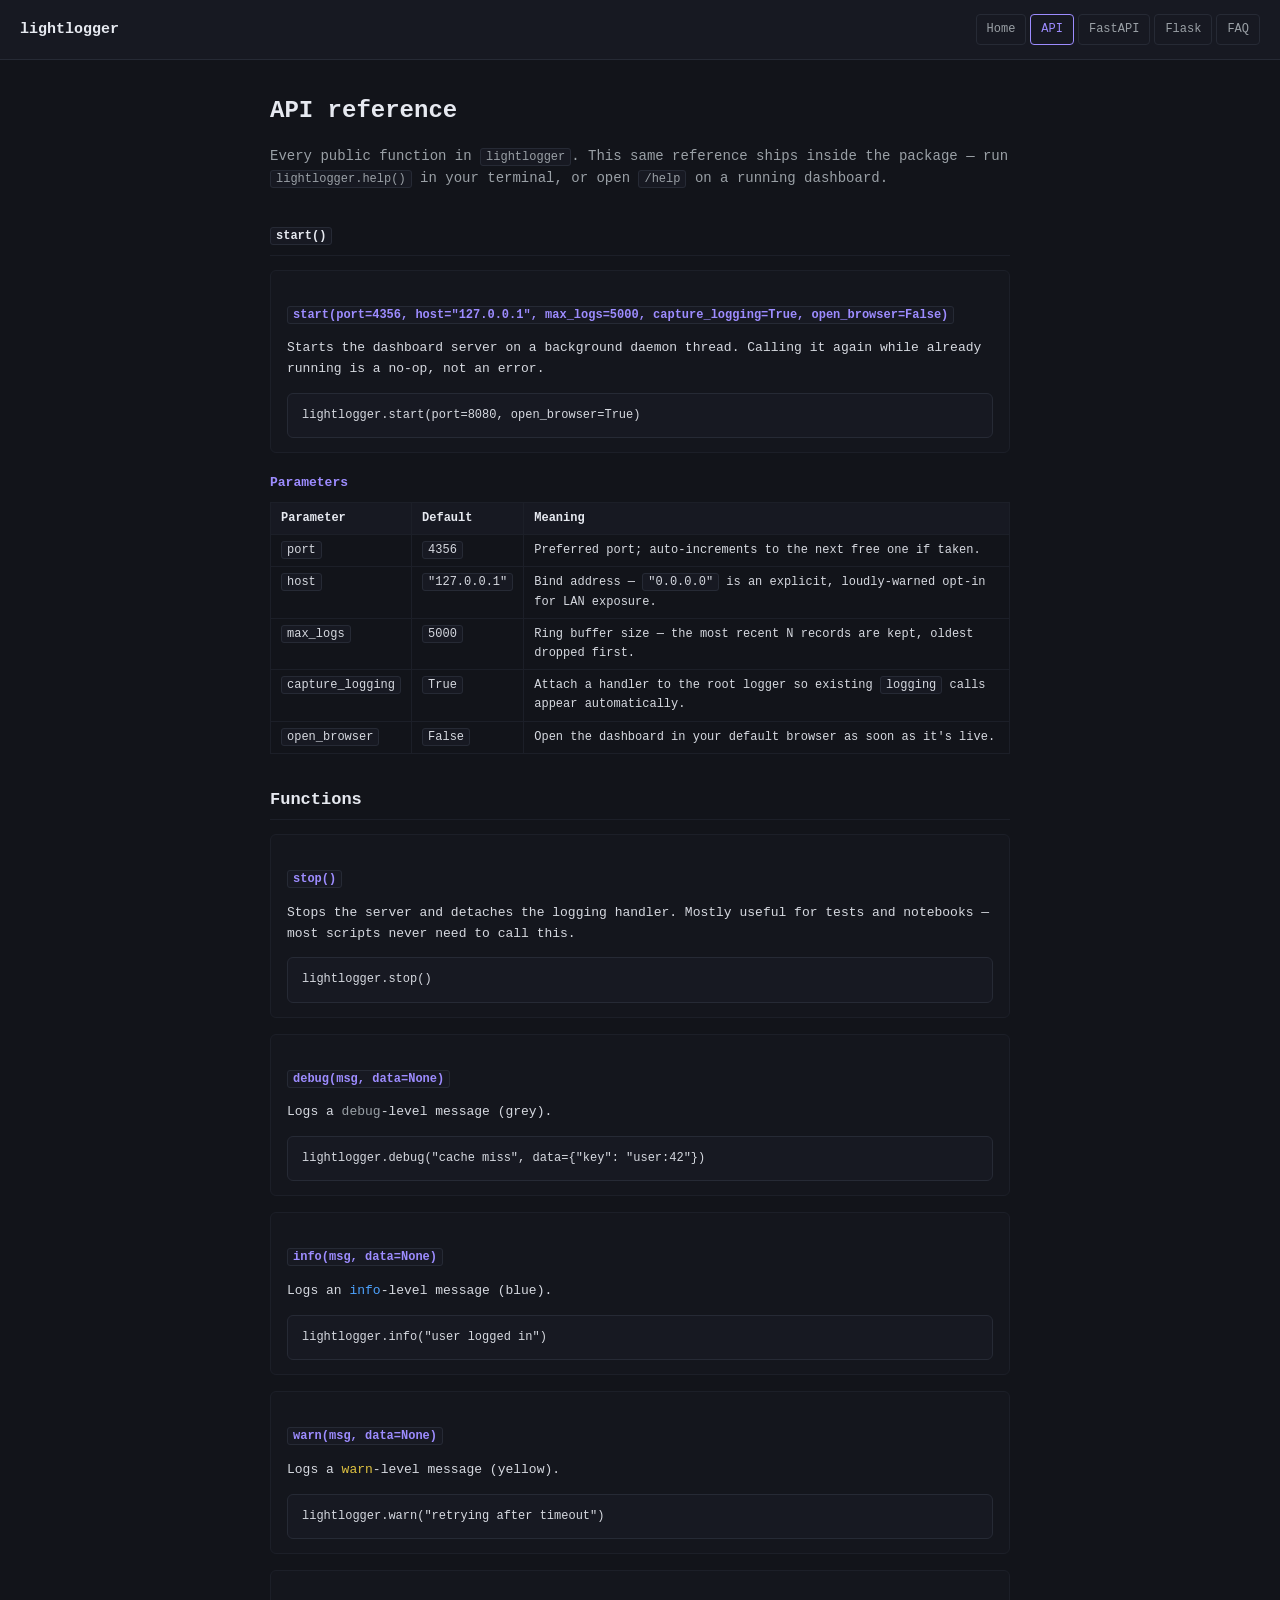
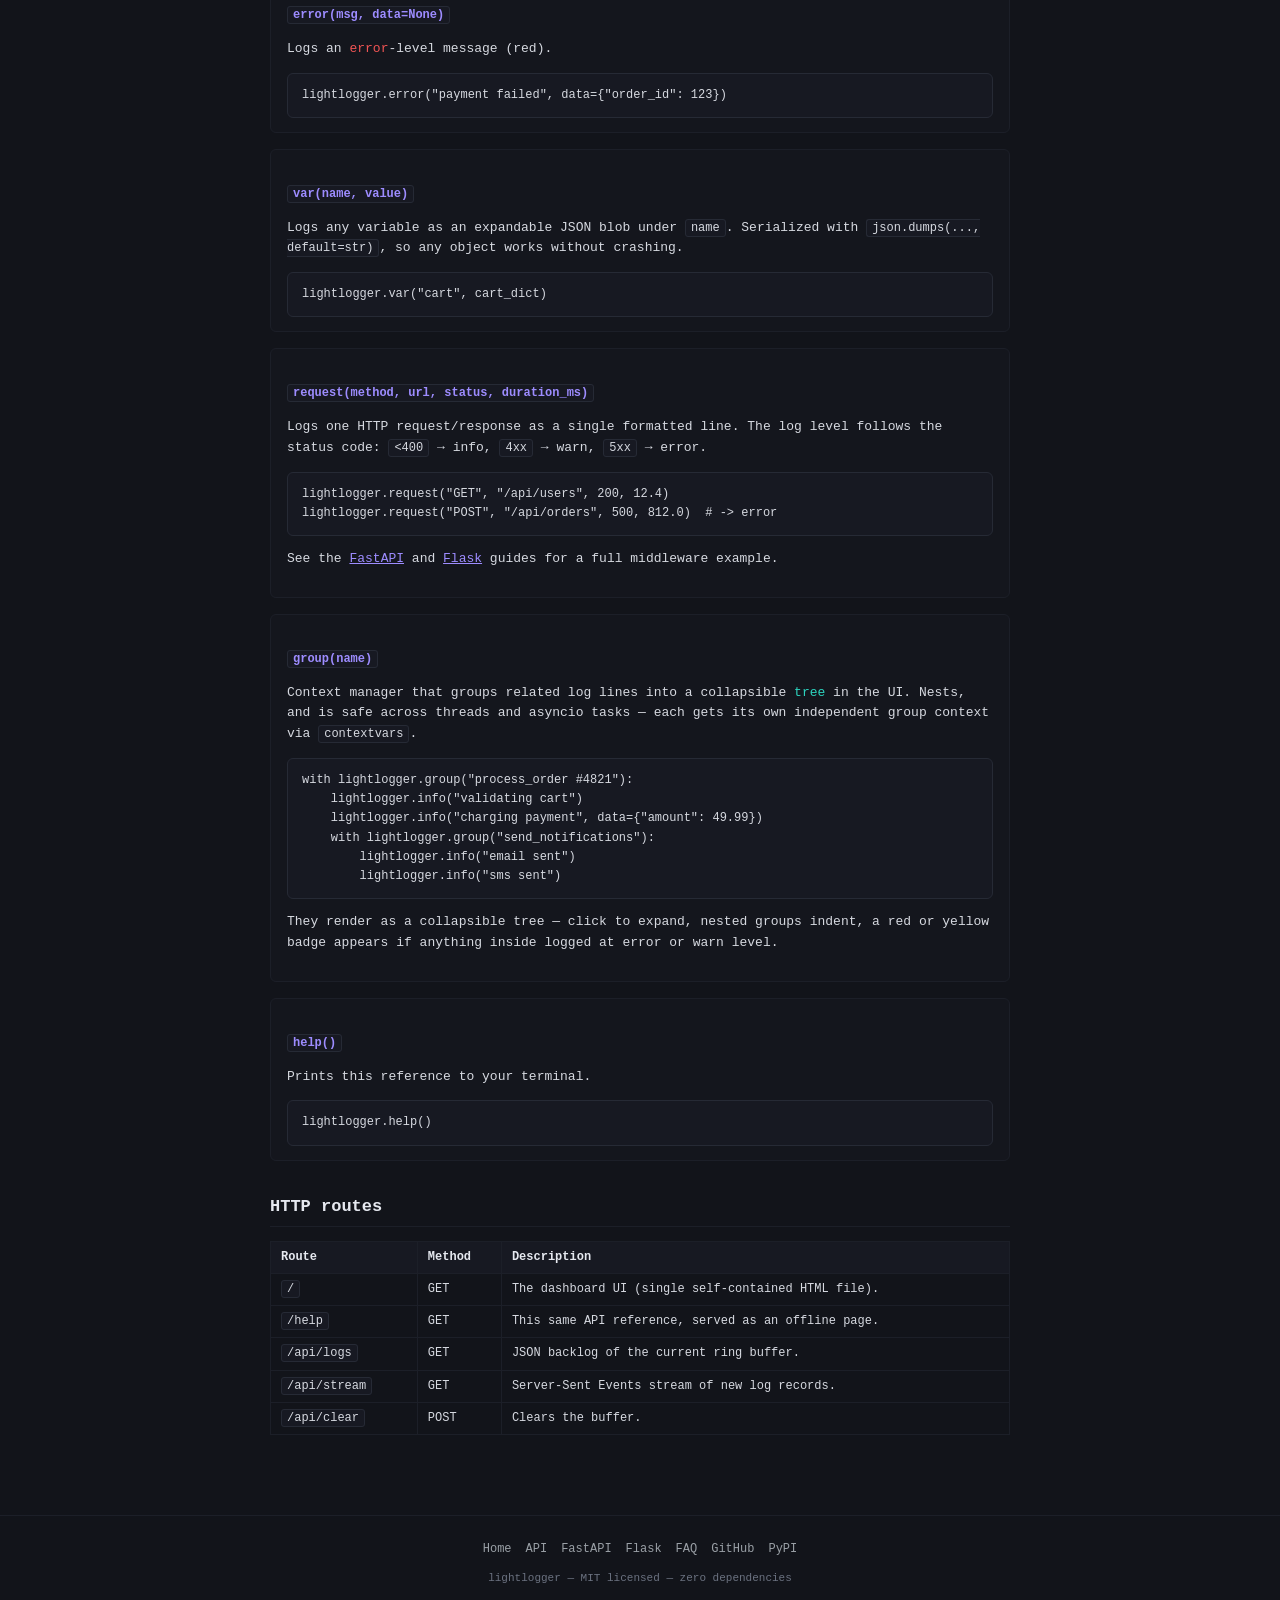
<file: docs/api.html>
<!doctype html>
<html lang="en">
<head>
<meta charset="utf-8" />
<meta name="viewport" content="width=device-width, initial-scale=1" />
<title>API Reference — lightlogger</title>
<meta name="description" content="Full API reference for lightlogger: start(), stop(), debug(), info(), warn(), error(), var(), request(), group(), and help(), with parameters and examples." />
<link rel="canonical" href="https://rahuwale123.github.io/lightlogger/api.html" />
<meta property="og:title" content="API Reference — lightlogger" />
<meta property="og:description" content="Every public lightlogger function, with parameters, defaults, and copy-pasteable examples." />
<meta property="og:type" content="website" />
<meta property="og:url" content="https://rahuwale123.github.io/lightlogger/api.html" />
<meta property="og:image" content="https://raw.githubusercontent.com/Rahuwale123/lightlogger/main/assets/demo.gif" />
<link rel="icon" type="image/svg+xml" href="data:image/svg+xml,%3Csvg xmlns='http://www.w3.org/2000/svg' viewBox='0 0 16 16'%3E%3Crect width='16' height='16' rx='3' fill='%23171922'/%3E%3Crect x='3' y='4' width='10' height='2' rx='1' fill='%234da3ff'/%3E%3Crect x='3' y='7' width='7' height='2' rx='1' fill='%234da3ff'/%3E%3Crect x='3' y='10' width='9' height='2' rx='1' fill='%234da3ff'/%3E%3C/svg%3E" />
<link rel="stylesheet" href="style.css" />
</head>
<body>
<header class="site-header">
  <a class="brand" href="index.html">lightlogger</a>
  <nav class="site-nav">
    <a href="index.html">Home</a>
    <a href="api.html" aria-current="page">API</a>
    <a href="fastapi.html">FastAPI</a>
    <a href="flask.html">Flask</a>
    <a href="faq.html">FAQ</a>
  </nav>
</header>
<main>

<h1>API reference</h1>
<p class="lede">Every public function in <code>lightlogger</code>. This same reference ships inside the package — run <code>lightlogger.help()</code> in your terminal, or open <code>/help</code> on a running dashboard.</p>

<section id="start">
<h2><code>start()</code></h2>

<div class="fn-block">
<h3><code>start(port=4356, host="127.0.0.1", max_logs=5000, capture_logging=True, open_browser=False)</code></h3>
<p>Starts the dashboard server on a background daemon thread. Calling it again while already running is a no-op, not an error.</p>
<pre><code>lightlogger.start(port=8080, open_browser=True)</code></pre>
</div>

<h3>Parameters</h3>
<table>
<tr><th>Parameter</th><th>Default</th><th>Meaning</th></tr>
<tr><td><code>port</code></td><td><code>4356</code></td><td>Preferred port; auto-increments to the next free one if taken.</td></tr>
<tr><td><code>host</code></td><td><code>"127.0.0.1"</code></td><td>Bind address — <code>"0.0.0.0"</code> is an explicit, loudly-warned opt-in for LAN exposure.</td></tr>
<tr><td><code>max_logs</code></td><td><code>5000</code></td><td>Ring buffer size — the most recent N records are kept, oldest dropped first.</td></tr>
<tr><td><code>capture_logging</code></td><td><code>True</code></td><td>Attach a handler to the root logger so existing <code>logging</code> calls appear automatically.</td></tr>
<tr><td><code>open_browser</code></td><td><code>False</code></td><td>Open the dashboard in your default browser as soon as it's live.</td></tr>
</table>
</section>

<section id="functions">
<h2>Functions</h2>

<div class="fn-block">
<h3><code>stop()</code></h3>
<p>Stops the server and detaches the logging handler. Mostly useful for tests and notebooks — most scripts never need to call this.</p>
<pre><code>lightlogger.stop()</code></pre>
</div>

<div class="fn-block">
<h3><code>debug(msg, data=None)</code></h3>
<p>Logs a <span class="level-debug">debug</span>-level message (grey).</p>
<pre><code>lightlogger.debug("cache miss", data={"key": "user:42"})</code></pre>
</div>

<div class="fn-block">
<h3><code>info(msg, data=None)</code></h3>
<p>Logs an <span class="level-info">info</span>-level message (blue).</p>
<pre><code>lightlogger.info("user logged in")</code></pre>
</div>

<div class="fn-block">
<h3><code>warn(msg, data=None)</code></h3>
<p>Logs a <span class="level-warn">warn</span>-level message (yellow).</p>
<pre><code>lightlogger.warn("retrying after timeout")</code></pre>
</div>

<div class="fn-block">
<h3><code>error(msg, data=None)</code></h3>
<p>Logs an <span class="level-error">error</span>-level message (red).</p>
<pre><code>lightlogger.error("payment failed", data={"order_id": 123})</code></pre>
</div>

<div class="fn-block">
<h3><code>var(name, value)</code></h3>
<p>Logs any variable as an expandable JSON blob under <code>name</code>. Serialized with <code>json.dumps(..., default=str)</code>, so any object works without crashing.</p>
<pre><code>lightlogger.var("cart", cart_dict)</code></pre>
</div>

<div class="fn-block">
<h3><code>request(method, url, status, duration_ms)</code></h3>
<p>Logs one HTTP request/response as a single formatted line. The log level follows the status code: <code>&lt;400</code> &rarr; info, <code>4xx</code> &rarr; warn, <code>5xx</code> &rarr; error.</p>
<pre><code>lightlogger.request("GET", "/api/users", 200, 12.4)
lightlogger.request("POST", "/api/orders", 500, 812.0)  # -&gt; error</code></pre>
<p>See the <a href="fastapi.html">FastAPI</a> and <a href="flask.html">Flask</a> guides for a full middleware example.</p>
</div>

<div class="fn-block">
<h3><code>group(name)</code></h3>
<p>Context manager that groups related log lines into a collapsible <span class="group-name">tree</span> in the UI. Nests, and is safe across threads and asyncio tasks — each gets its own independent group context via <code>contextvars</code>.</p>
<pre><code>with lightlogger.group("process_order #4821"):
    lightlogger.info("validating cart")
    lightlogger.info("charging payment", data={"amount": 49.99})
    with lightlogger.group("send_notifications"):
        lightlogger.info("email sent")
        lightlogger.info("sms sent")</code></pre>
<p>They render as a collapsible tree — click to expand, nested groups indent, a red or yellow badge appears if anything inside logged at error or warn level.</p>
</div>

<div class="fn-block">
<h3><code>help()</code></h3>
<p>Prints this reference to your terminal.</p>
<pre><code>lightlogger.help()</code></pre>
</div>

</section>

<section id="routes">
<h2>HTTP routes</h2>
<table>
<tr><th>Route</th><th>Method</th><th>Description</th></tr>
<tr><td><code>/</code></td><td>GET</td><td>The dashboard UI (single self-contained HTML file).</td></tr>
<tr><td><code>/help</code></td><td>GET</td><td>This same API reference, served as an offline page.</td></tr>
<tr><td><code>/api/logs</code></td><td>GET</td><td>JSON backlog of the current ring buffer.</td></tr>
<tr><td><code>/api/stream</code></td><td>GET</td><td>Server-Sent Events stream of new log records.</td></tr>
<tr><td><code>/api/clear</code></td><td>POST</td><td>Clears the buffer.</td></tr>
</table>
</section>

</main>
<footer class="site-footer">
  <div class="footer-links">
    <a href="index.html">Home</a>
    <a href="api.html">API</a>
    <a href="fastapi.html">FastAPI</a>
    <a href="flask.html">Flask</a>
    <a href="faq.html">FAQ</a>
    <a href="https://github.com/Rahuwale123/lightlogger">GitHub</a>
    <a href="https://pypi.org/project/lightlogger/">PyPI</a>
  </div>
  <p class="copyline">lightlogger — MIT licensed — zero dependencies</p>
</footer>
</body>
</html>
</file>
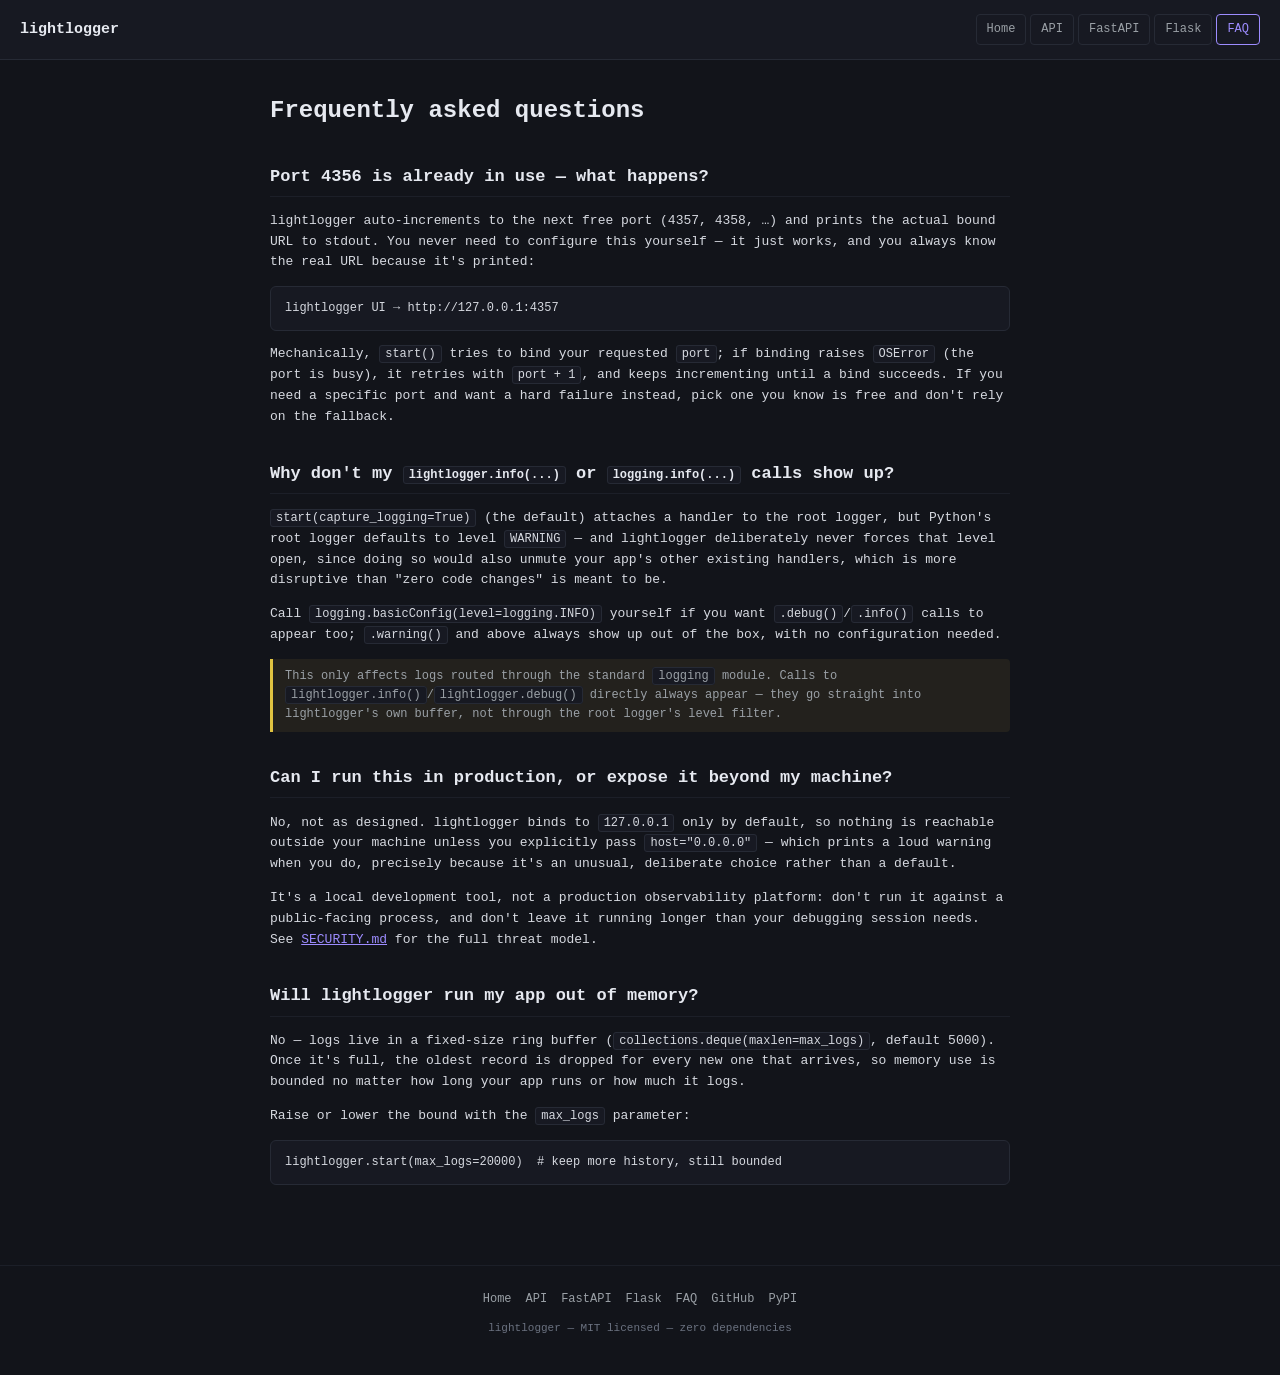
<file: docs/faq.html>
<!doctype html>
<html lang="en">
<head>
<meta charset="utf-8" />
<meta name="viewport" content="width=device-width, initial-scale=1" />
<title>FAQ — lightlogger</title>
<meta name="description" content="Answers to common lightlogger questions: port conflicts, why info/debug logs don't show up, whether it's safe for production, and how memory is bounded." />
<link rel="canonical" href="https://rahuwale123.github.io/lightlogger/faq.html" />
<meta property="og:title" content="FAQ — lightlogger" />
<meta property="og:description" content="Port conflicts, the WARNING-level gotcha, the localhost-only security model, and memory bounds — explained." />
<meta property="og:type" content="website" />
<meta property="og:url" content="https://rahuwale123.github.io/lightlogger/faq.html" />
<meta property="og:image" content="https://raw.githubusercontent.com/Rahuwale123/lightlogger/main/assets/demo.gif" />
<link rel="icon" type="image/svg+xml" href="data:image/svg+xml,%3Csvg xmlns='http://www.w3.org/2000/svg' viewBox='0 0 16 16'%3E%3Crect width='16' height='16' rx='3' fill='%23171922'/%3E%3Crect x='3' y='4' width='10' height='2' rx='1' fill='%234da3ff'/%3E%3Crect x='3' y='7' width='7' height='2' rx='1' fill='%234da3ff'/%3E%3Crect x='3' y='10' width='9' height='2' rx='1' fill='%234da3ff'/%3E%3C/svg%3E" />
<link rel="stylesheet" href="style.css" />
</head>
<body>
<header class="site-header">
  <a class="brand" href="index.html">lightlogger</a>
  <nav class="site-nav">
    <a href="index.html">Home</a>
    <a href="api.html">API</a>
    <a href="fastapi.html">FastAPI</a>
    <a href="flask.html">Flask</a>
    <a href="faq.html" aria-current="page">FAQ</a>
  </nav>
</header>
<main>

<h1>Frequently asked questions</h1>

<section id="ports">
<h2>Port 4356 is already in use — what happens?</h2>
<p>lightlogger auto-increments to the next free port (4357, 4358, &hellip;) and prints the actual bound URL to stdout. You never need to configure this yourself — it just works, and you always know the real URL because it's printed:</p>
<pre><code>lightlogger UI → http://127.0.0.1:4357</code></pre>
<p>Mechanically, <code>start()</code> tries to bind your requested <code>port</code>; if binding raises <code>OSError</code> (the port is busy), it retries with <code>port + 1</code>, and keeps incrementing until a bind succeeds. If you need a specific port and want a hard failure instead, pick one you know is free and don't rely on the fallback.</p>
</section>

<section id="warning-gotcha">
<h2>Why don't my <code>lightlogger.info(...)</code> or <code>logging.info(...)</code> calls show up?</h2>
<p><code>start(capture_logging=True)</code> (the default) attaches a handler to the root logger, but Python's root logger defaults to level <code>WARNING</code> — and lightlogger deliberately never forces that level open, since doing so would also unmute your app's other existing handlers, which is more disruptive than "zero code changes" is meant to be.</p>
<p>Call <code>logging.basicConfig(level=logging.INFO)</code> yourself if you want <code>.debug()</code>/<code>.info()</code> calls to appear too; <code>.warning()</code> and above always show up out of the box, with no configuration needed.</p>
<p class="note">This only affects logs routed through the standard <code>logging</code> module. Calls to <code>lightlogger.info()</code>/<code>lightlogger.debug()</code> directly always appear — they go straight into lightlogger's own buffer, not through the root logger's level filter.</p>
</section>

<section id="production">
<h2>Can I run this in production, or expose it beyond my machine?</h2>
<p>No, not as designed. lightlogger binds to <code>127.0.0.1</code> only by default, so nothing is reachable outside your machine unless you explicitly pass <code>host="0.0.0.0"</code> — which prints a loud warning when you do, precisely because it's an unusual, deliberate choice rather than a default.</p>
<p>It's a local development tool, not a production observability platform: don't run it against a public-facing process, and don't leave it running longer than your debugging session needs. See <a href="https://github.com/Rahuwale123/lightlogger/blob/main/SECURITY.md">SECURITY.md</a> for the full threat model.</p>
</section>

<section id="memory">
<h2>Will lightlogger run my app out of memory?</h2>
<p>No — logs live in a fixed-size ring buffer (<code>collections.deque(maxlen=max_logs)</code>, default 5000). Once it's full, the oldest record is dropped for every new one that arrives, so memory use is bounded no matter how long your app runs or how much it logs.</p>
<p>Raise or lower the bound with the <code>max_logs</code> parameter:</p>
<pre><code>lightlogger.start(max_logs=20000)  # keep more history, still bounded</code></pre>
</section>

</main>
<footer class="site-footer">
  <div class="footer-links">
    <a href="index.html">Home</a>
    <a href="api.html">API</a>
    <a href="fastapi.html">FastAPI</a>
    <a href="flask.html">Flask</a>
    <a href="faq.html">FAQ</a>
    <a href="https://github.com/Rahuwale123/lightlogger">GitHub</a>
    <a href="https://pypi.org/project/lightlogger/">PyPI</a>
  </div>
  <p class="copyline">lightlogger — MIT licensed — zero dependencies</p>
</footer>
</body>
</html>
</file>
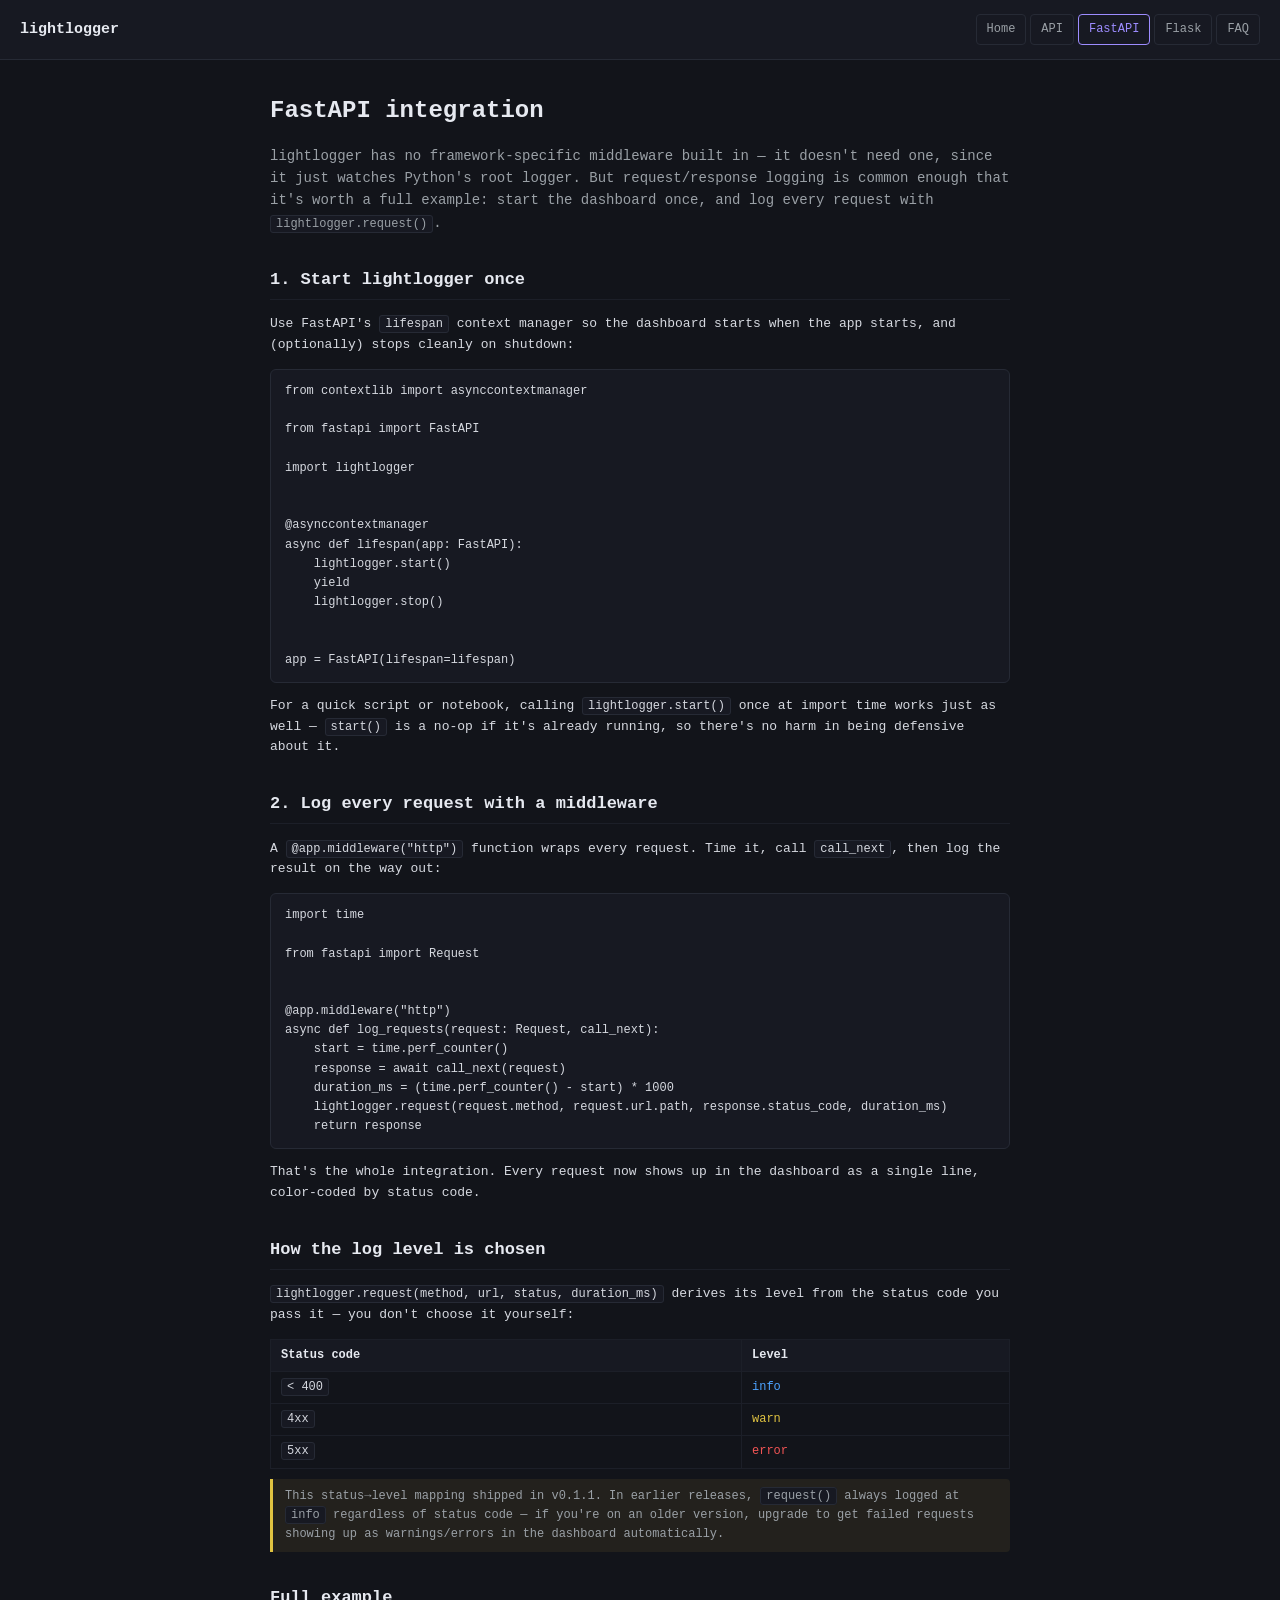
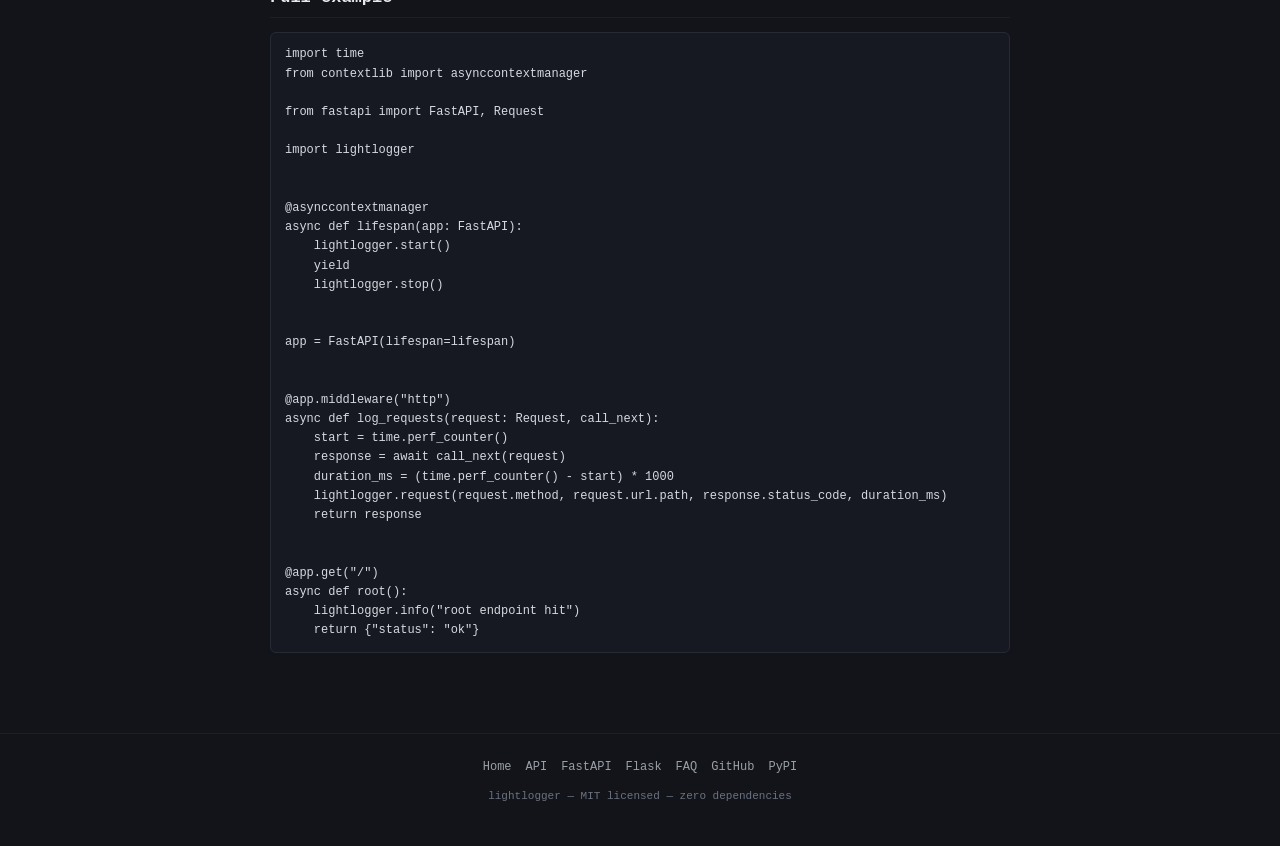
<file: docs/fastapi.html>
<!doctype html>
<html lang="en">
<head>
<meta charset="utf-8" />
<meta name="viewport" content="width=device-width, initial-scale=1" />
<title>FastAPI Integration — lightlogger</title>
<meta name="description" content="How to wire lightlogger into a FastAPI app: start it once via lifespan, and log every request/response with a timing middleware." />
<link rel="canonical" href="https://rahuwale123.github.io/lightlogger/fastapi.html" />
<meta property="og:title" content="FastAPI Integration — lightlogger" />
<meta property="og:description" content="A lifespan hook to start lightlogger once, plus a request-timing middleware that calls lightlogger.request() on the way out." />
<meta property="og:type" content="website" />
<meta property="og:url" content="https://rahuwale123.github.io/lightlogger/fastapi.html" />
<meta property="og:image" content="https://raw.githubusercontent.com/Rahuwale123/lightlogger/main/assets/demo.gif" />
<link rel="icon" type="image/svg+xml" href="data:image/svg+xml,%3Csvg xmlns='http://www.w3.org/2000/svg' viewBox='0 0 16 16'%3E%3Crect width='16' height='16' rx='3' fill='%23171922'/%3E%3Crect x='3' y='4' width='10' height='2' rx='1' fill='%234da3ff'/%3E%3Crect x='3' y='7' width='7' height='2' rx='1' fill='%234da3ff'/%3E%3Crect x='3' y='10' width='9' height='2' rx='1' fill='%234da3ff'/%3E%3C/svg%3E" />
<link rel="stylesheet" href="style.css" />
</head>
<body>
<header class="site-header">
  <a class="brand" href="index.html">lightlogger</a>
  <nav class="site-nav">
    <a href="index.html">Home</a>
    <a href="api.html">API</a>
    <a href="fastapi.html" aria-current="page">FastAPI</a>
    <a href="flask.html">Flask</a>
    <a href="faq.html">FAQ</a>
  </nav>
</header>
<main>

<h1>FastAPI integration</h1>
<p class="lede">lightlogger has no framework-specific middleware built in — it doesn't need one, since it just watches Python's root logger. But request/response logging is common enough that it's worth a full example: start the dashboard once, and log every request with <code>lightlogger.request()</code>.</p>

<section id="start-once">
<h2>1. Start lightlogger once</h2>
<p>Use FastAPI's <code>lifespan</code> context manager so the dashboard starts when the app starts, and (optionally) stops cleanly on shutdown:</p>
<pre><code>from contextlib import asynccontextmanager

from fastapi import FastAPI

import lightlogger


@asynccontextmanager
async def lifespan(app: FastAPI):
    lightlogger.start()
    yield
    lightlogger.stop()


app = FastAPI(lifespan=lifespan)</code></pre>
<p>For a quick script or notebook, calling <code>lightlogger.start()</code> once at import time works just as well — <code>start()</code> is a no-op if it's already running, so there's no harm in being defensive about it.</p>
</section>

<section id="middleware">
<h2>2. Log every request with a middleware</h2>
<p>A <code>@app.middleware("http")</code> function wraps every request. Time it, call <code>call_next</code>, then log the result on the way out:</p>
<pre><code>import time

from fastapi import Request


@app.middleware("http")
async def log_requests(request: Request, call_next):
    start = time.perf_counter()
    response = await call_next(request)
    duration_ms = (time.perf_counter() - start) * 1000
    lightlogger.request(request.method, request.url.path, response.status_code, duration_ms)
    return response</code></pre>
<p>That's the whole integration. Every request now shows up in the dashboard as a single line, color-coded by status code.</p>
</section>

<section id="level-mapping">
<h2>How the log level is chosen</h2>
<p><code>lightlogger.request(method, url, status, duration_ms)</code> derives its level from the status code you pass it — you don't choose it yourself:</p>
<table>
<tr><th>Status code</th><th>Level</th></tr>
<tr><td><code>&lt; 400</code></td><td><span class="level-info">info</span></td></tr>
<tr><td><code>4xx</code></td><td><span class="level-warn">warn</span></td></tr>
<tr><td><code>5xx</code></td><td><span class="level-error">error</span></td></tr>
</table>
<p class="note">This status&rarr;level mapping shipped in v0.1.1. In earlier releases, <code>request()</code> always logged at <code>info</code> regardless of status code — if you're on an older version, upgrade to get failed requests showing up as warnings/errors in the dashboard automatically.</p>
</section>

<section id="full-example">
<h2>Full example</h2>
<pre><code>import time
from contextlib import asynccontextmanager

from fastapi import FastAPI, Request

import lightlogger


@asynccontextmanager
async def lifespan(app: FastAPI):
    lightlogger.start()
    yield
    lightlogger.stop()


app = FastAPI(lifespan=lifespan)


@app.middleware("http")
async def log_requests(request: Request, call_next):
    start = time.perf_counter()
    response = await call_next(request)
    duration_ms = (time.perf_counter() - start) * 1000
    lightlogger.request(request.method, request.url.path, response.status_code, duration_ms)
    return response


@app.get("/")
async def root():
    lightlogger.info("root endpoint hit")
    return {"status": "ok"}</code></pre>
</section>

</main>
<footer class="site-footer">
  <div class="footer-links">
    <a href="index.html">Home</a>
    <a href="api.html">API</a>
    <a href="fastapi.html">FastAPI</a>
    <a href="flask.html">Flask</a>
    <a href="faq.html">FAQ</a>
    <a href="https://github.com/Rahuwale123/lightlogger">GitHub</a>
    <a href="https://pypi.org/project/lightlogger/">PyPI</a>
  </div>
  <p class="copyline">lightlogger — MIT licensed — zero dependencies</p>
</footer>
</body>
</html>
</file>
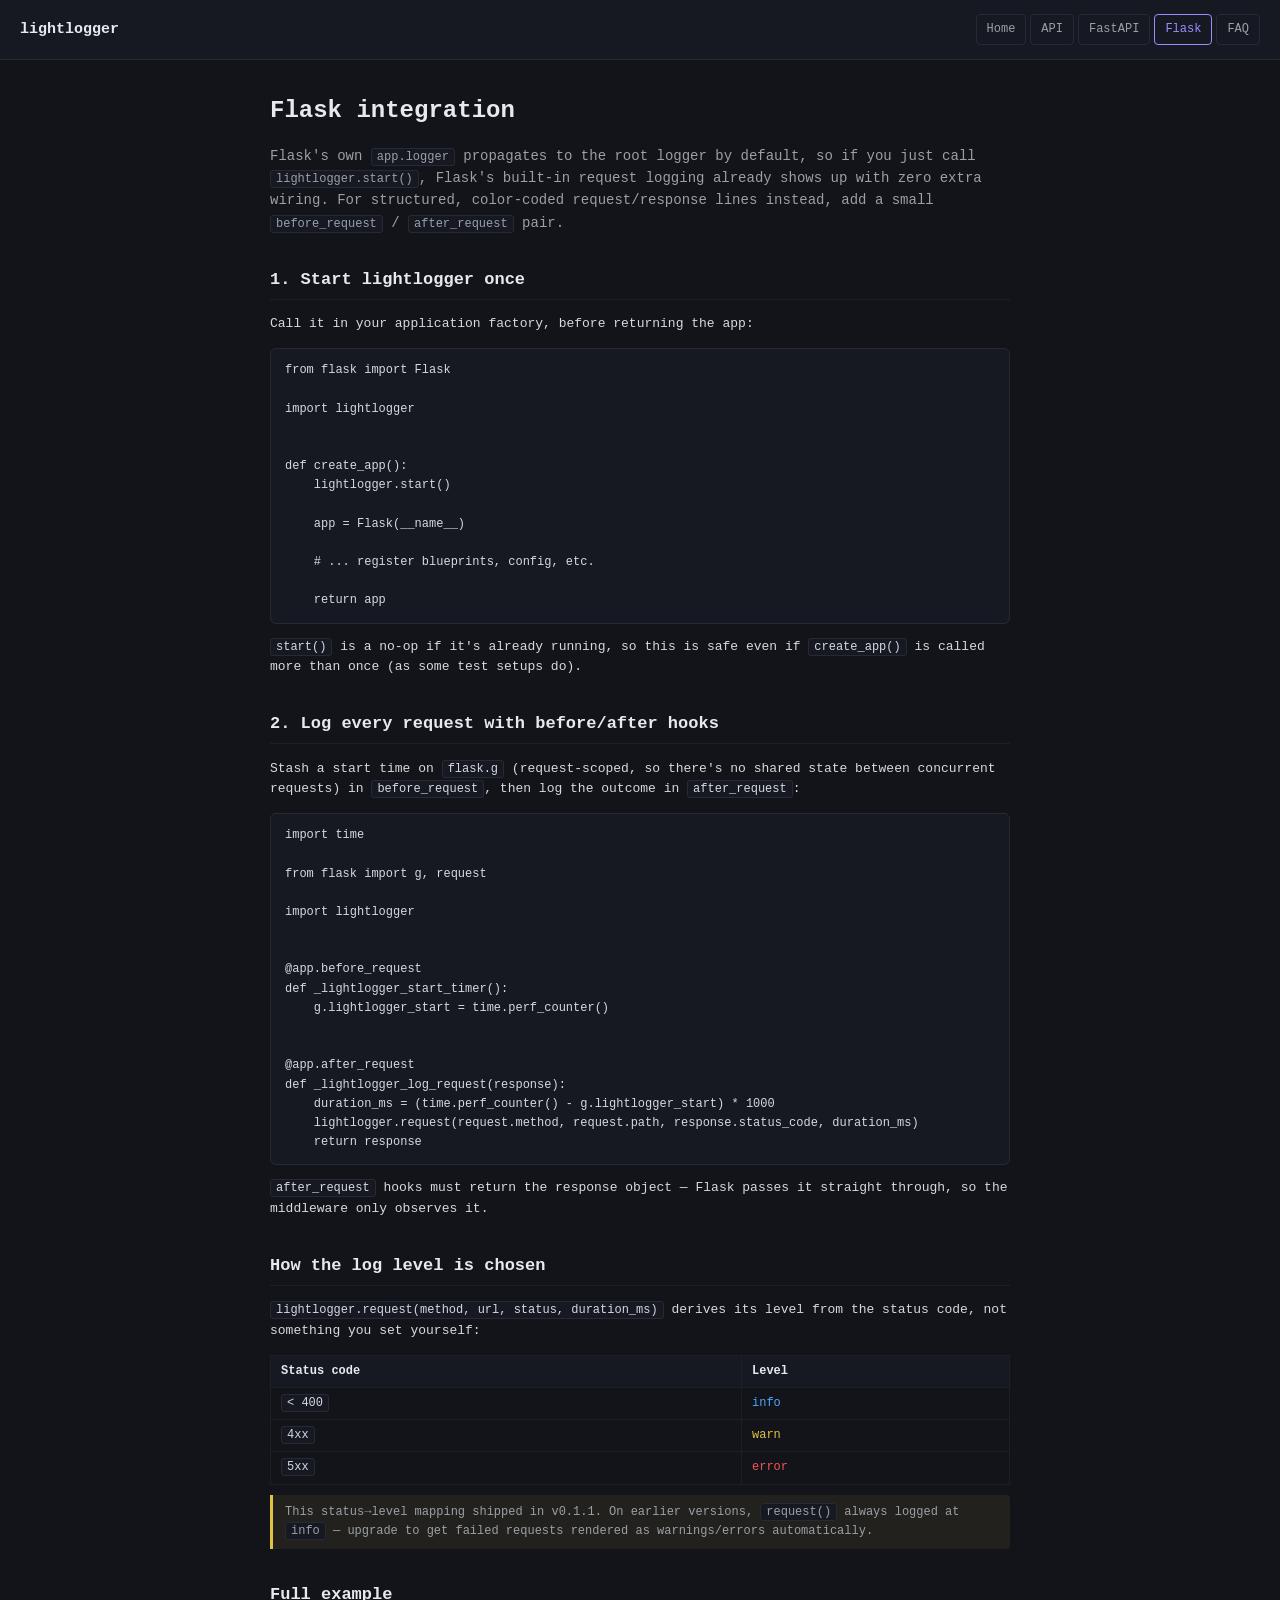
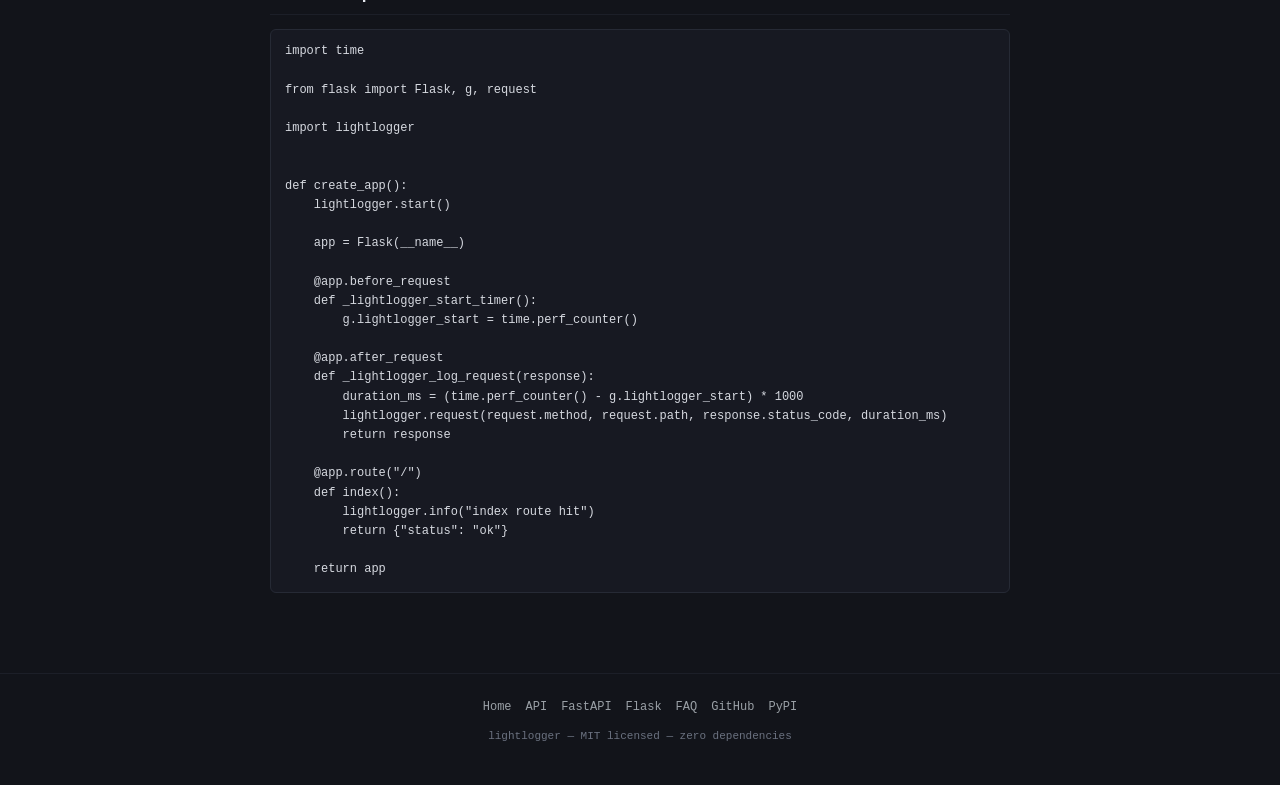
<file: docs/flask.html>
<!doctype html>
<html lang="en">
<head>
<meta charset="utf-8" />
<meta name="viewport" content="width=device-width, initial-scale=1" />
<title>Flask Integration — lightlogger</title>
<meta name="description" content="How to wire lightlogger into a Flask app: start it once in your app factory, and log every request/response with before_request/after_request hooks." />
<link rel="canonical" href="https://rahuwale123.github.io/lightlogger/flask.html" />
<meta property="og:title" content="Flask Integration — lightlogger" />
<meta property="og:description" content="An app-factory start() call, plus before_request/after_request hooks that call lightlogger.request() with the real elapsed time." />
<meta property="og:type" content="website" />
<meta property="og:url" content="https://rahuwale123.github.io/lightlogger/flask.html" />
<meta property="og:image" content="https://raw.githubusercontent.com/Rahuwale123/lightlogger/main/assets/demo.gif" />
<link rel="icon" type="image/svg+xml" href="data:image/svg+xml,%3Csvg xmlns='http://www.w3.org/2000/svg' viewBox='0 0 16 16'%3E%3Crect width='16' height='16' rx='3' fill='%23171922'/%3E%3Crect x='3' y='4' width='10' height='2' rx='1' fill='%234da3ff'/%3E%3Crect x='3' y='7' width='7' height='2' rx='1' fill='%234da3ff'/%3E%3Crect x='3' y='10' width='9' height='2' rx='1' fill='%234da3ff'/%3E%3C/svg%3E" />
<link rel="stylesheet" href="style.css" />
</head>
<body>
<header class="site-header">
  <a class="brand" href="index.html">lightlogger</a>
  <nav class="site-nav">
    <a href="index.html">Home</a>
    <a href="api.html">API</a>
    <a href="fastapi.html">FastAPI</a>
    <a href="flask.html" aria-current="page">Flask</a>
    <a href="faq.html">FAQ</a>
  </nav>
</header>
<main>

<h1>Flask integration</h1>
<p class="lede">Flask's own <code>app.logger</code> propagates to the root logger by default, so if you just call <code>lightlogger.start()</code>, Flask's built-in request logging already shows up with zero extra wiring. For structured, color-coded request/response lines instead, add a small <code>before_request</code> / <code>after_request</code> pair.</p>

<section id="start-once">
<h2>1. Start lightlogger once</h2>
<p>Call it in your application factory, before returning the app:</p>
<pre><code>from flask import Flask

import lightlogger


def create_app():
    lightlogger.start()

    app = Flask(__name__)

    # ... register blueprints, config, etc.

    return app</code></pre>
<p><code>start()</code> is a no-op if it's already running, so this is safe even if <code>create_app()</code> is called more than once (as some test setups do).</p>
</section>

<section id="hooks">
<h2>2. Log every request with before/after hooks</h2>
<p>Stash a start time on <code>flask.g</code> (request-scoped, so there's no shared state between concurrent requests) in <code>before_request</code>, then log the outcome in <code>after_request</code>:</p>
<pre><code>import time

from flask import g, request

import lightlogger


@app.before_request
def _lightlogger_start_timer():
    g.lightlogger_start = time.perf_counter()


@app.after_request
def _lightlogger_log_request(response):
    duration_ms = (time.perf_counter() - g.lightlogger_start) * 1000
    lightlogger.request(request.method, request.path, response.status_code, duration_ms)
    return response</code></pre>
<p><code>after_request</code> hooks must return the response object — Flask passes it straight through, so the middleware only observes it.</p>
</section>

<section id="level-mapping">
<h2>How the log level is chosen</h2>
<p><code>lightlogger.request(method, url, status, duration_ms)</code> derives its level from the status code, not something you set yourself:</p>
<table>
<tr><th>Status code</th><th>Level</th></tr>
<tr><td><code>&lt; 400</code></td><td><span class="level-info">info</span></td></tr>
<tr><td><code>4xx</code></td><td><span class="level-warn">warn</span></td></tr>
<tr><td><code>5xx</code></td><td><span class="level-error">error</span></td></tr>
</table>
<p class="note">This status&rarr;level mapping shipped in v0.1.1. On earlier versions, <code>request()</code> always logged at <code>info</code> — upgrade to get failed requests rendered as warnings/errors automatically.</p>
</section>

<section id="full-example">
<h2>Full example</h2>
<pre><code>import time

from flask import Flask, g, request

import lightlogger


def create_app():
    lightlogger.start()

    app = Flask(__name__)

    @app.before_request
    def _lightlogger_start_timer():
        g.lightlogger_start = time.perf_counter()

    @app.after_request
    def _lightlogger_log_request(response):
        duration_ms = (time.perf_counter() - g.lightlogger_start) * 1000
        lightlogger.request(request.method, request.path, response.status_code, duration_ms)
        return response

    @app.route("/")
    def index():
        lightlogger.info("index route hit")
        return {"status": "ok"}

    return app</code></pre>
</section>

</main>
<footer class="site-footer">
  <div class="footer-links">
    <a href="index.html">Home</a>
    <a href="api.html">API</a>
    <a href="fastapi.html">FastAPI</a>
    <a href="flask.html">Flask</a>
    <a href="faq.html">FAQ</a>
    <a href="https://github.com/Rahuwale123/lightlogger">GitHub</a>
    <a href="https://pypi.org/project/lightlogger/">PyPI</a>
  </div>
  <p class="copyline">lightlogger — MIT licensed — zero dependencies</p>
</footer>
</body>
</html>
</file>
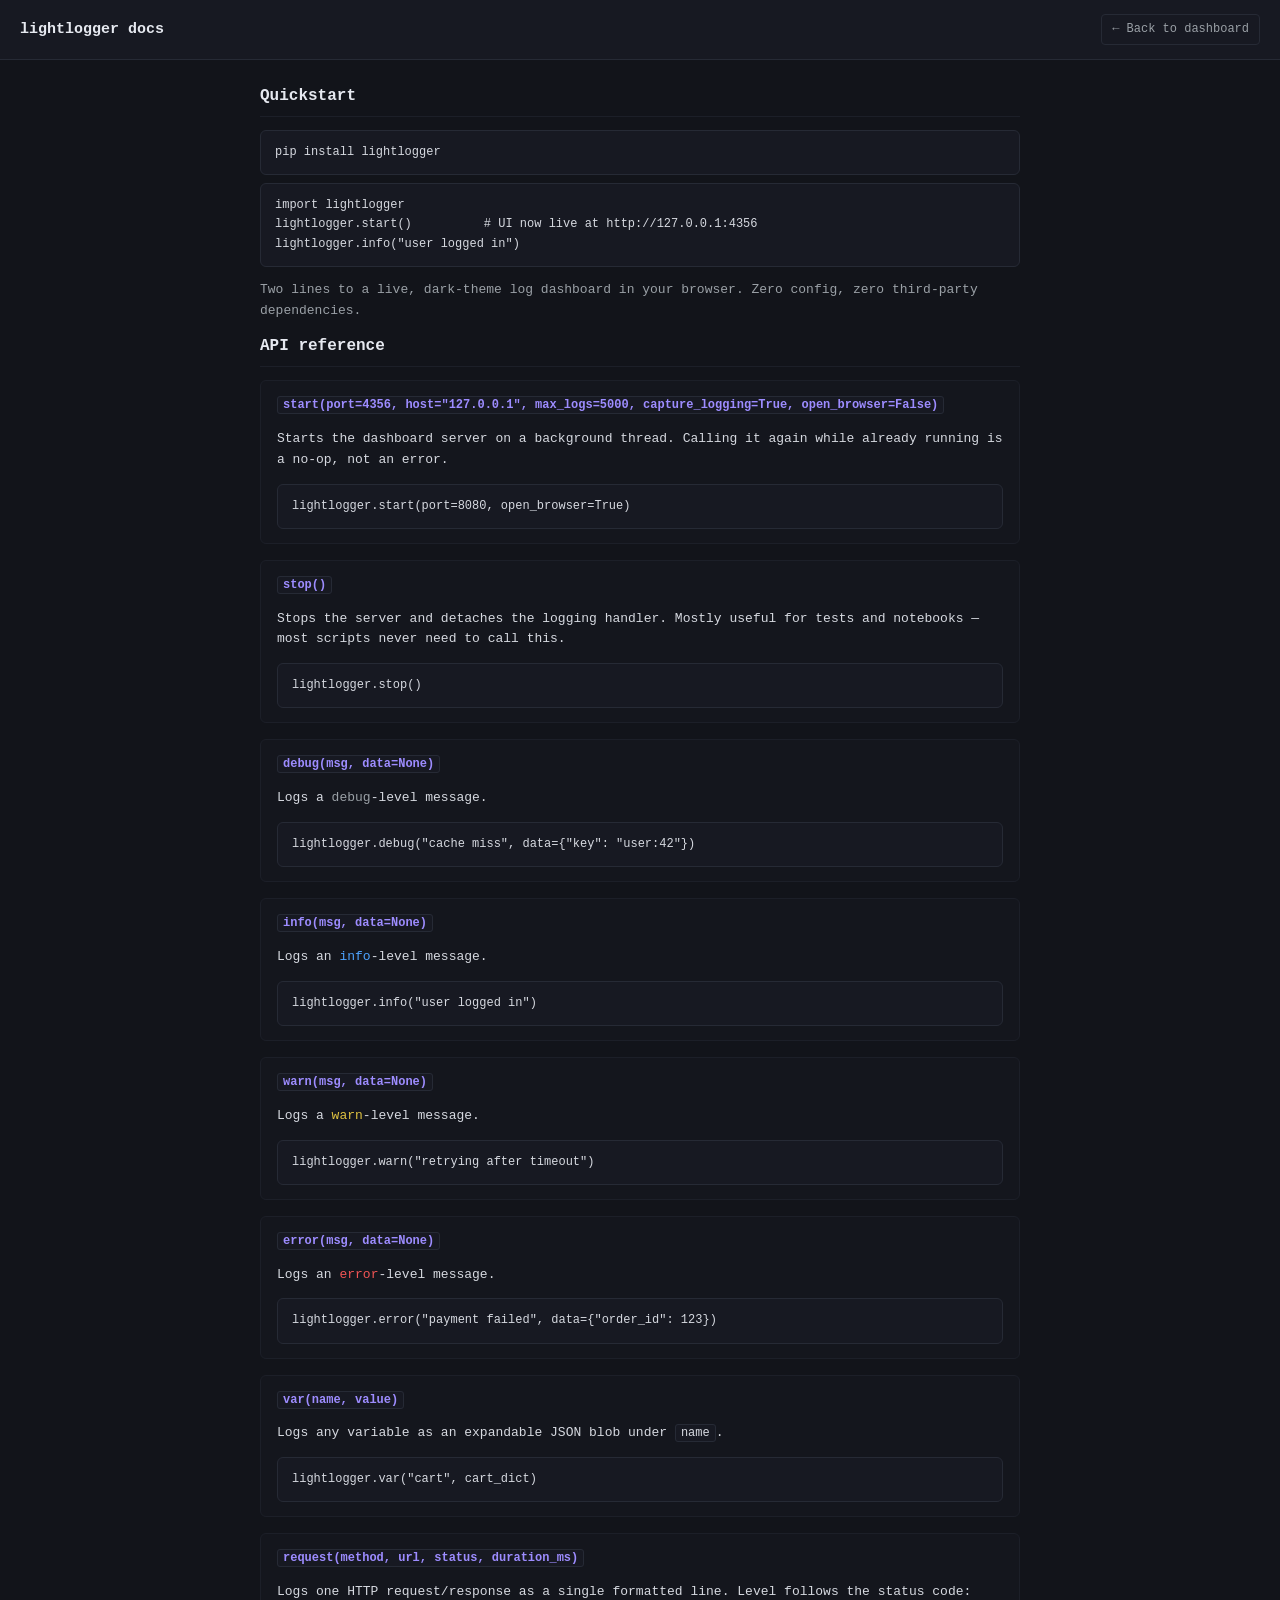
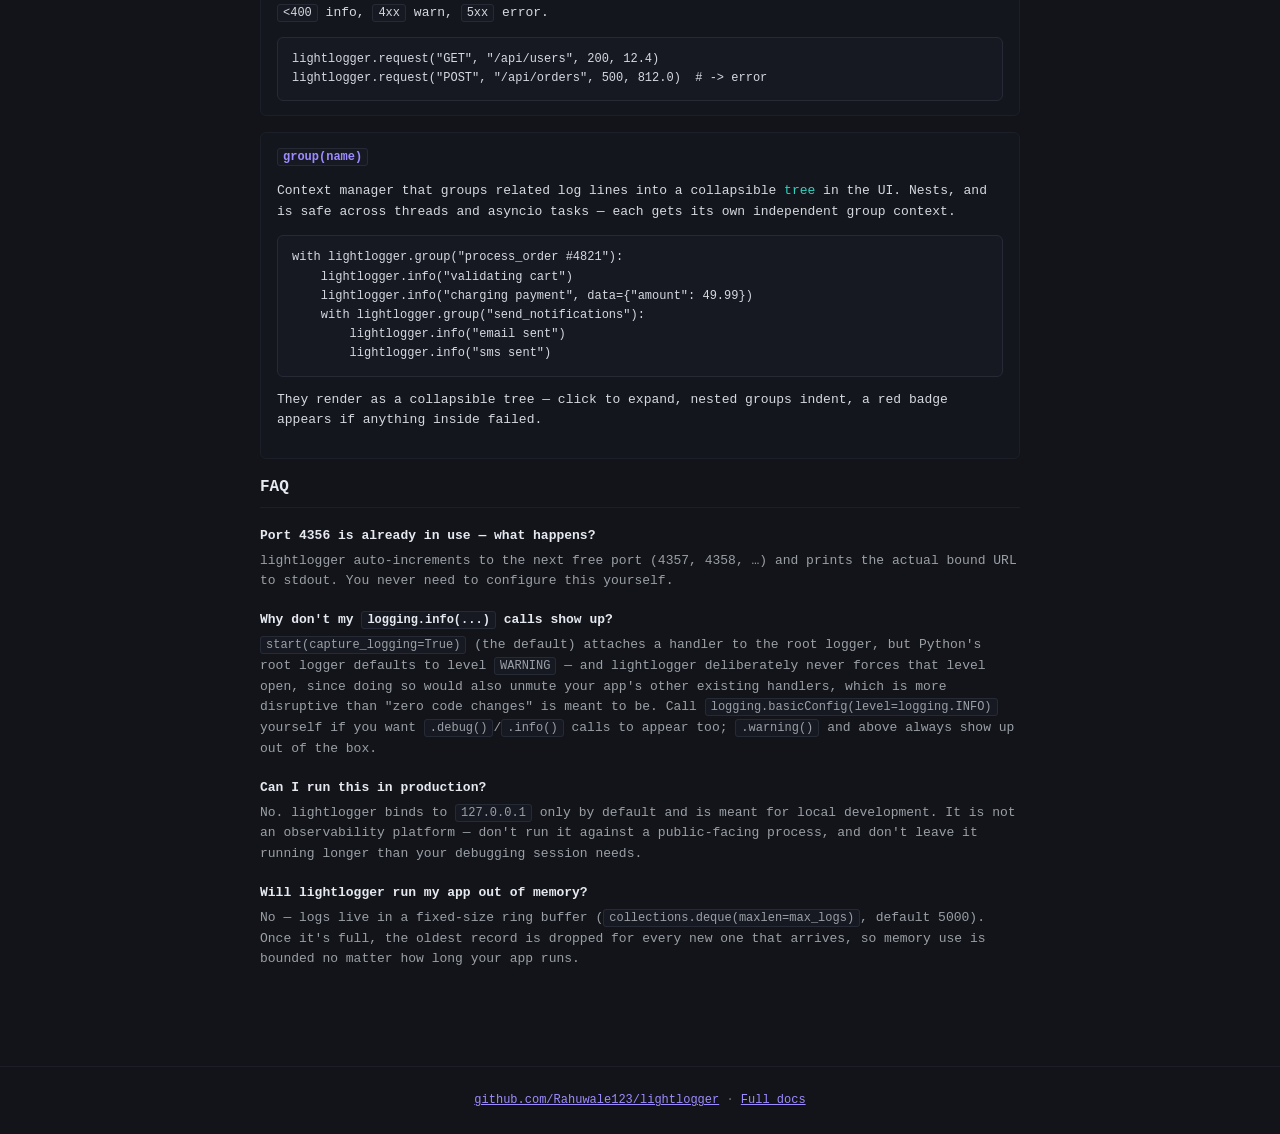
<file: src/lightlogger/static/help.html>
<!doctype html>
<html lang="en">
<head>
<meta charset="utf-8" />
<title>lightlogger docs</title>
<link rel="icon" type="image/svg+xml" href="data:image/svg+xml,%3Csvg xmlns='http://www.w3.org/2000/svg' viewBox='0 0 16 16'%3E%3Crect width='16' height='16' rx='3' fill='%23171922'/%3E%3Crect x='3' y='4' width='10' height='2' rx='1' fill='%234da3ff'/%3E%3Crect x='3' y='7' width='7' height='2' rx='1' fill='%234da3ff'/%3E%3Crect x='3' y='10' width='9' height='2' rx='1' fill='%234da3ff'/%3E%3C/svg%3E" />
<style>
  :root {
    --accent: #9d8cff;
    --group-accent: #2dd4bf;
    --debug: #9aa0a6;
    --info: #4da3ff;
    --warn: #e0c341;
    --error: #f05454;
  }
  html, body {
    margin: 0;
    padding: 0;
  }
  body {
    background: #12141a;
    color: #d6d9e0;
    font-family: ui-monospace, SFMono-Regular, "Courier New", monospace;
    line-height: 1.6;
  }
  header {
    display: flex;
    align-items: center;
    justify-content: space-between;
    gap: 12px;
    padding: 14px 20px;
    border-bottom: 1px solid #262a35;
    background: #171922;
    position: sticky;
    top: 0;
  }
  header h1 {
    margin: 0;
    font-size: 15px;
    font-weight: 600;
    color: #e6e9f0;
  }
  header a.home-link {
    color: #9aa0a6;
    text-decoration: none;
    font-size: 12px;
    border: 1px solid #262a35;
    padding: 5px 10px;
    border-radius: 4px;
    white-space: nowrap;
  }
  header a.home-link:hover {
    background: #1c1f28;
    color: #d6d9e0;
  }
  main {
    max-width: 760px;
    margin: 0 auto;
    padding: 24px 20px 80px;
  }
  h2 {
    color: #e6e9f0;
    font-size: 16px;
    border-bottom: 1px solid #1c1f28;
    padding-bottom: 6px;
    margin-top: 44px;
  }
  h2:first-of-type {
    margin-top: 0;
  }
  h3 {
    color: var(--accent);
    font-size: 13px;
    margin: 0 0 4px;
  }
  p {
    color: #d6d9e0;
    font-size: 13px;
  }
  code {
    background: #171922;
    border: 1px solid #262a35;
    border-radius: 3px;
    padding: 1px 5px;
    font-size: 12px;
  }
  pre {
    background: #171922;
    border: 1px solid #262a35;
    border-radius: 6px;
    padding: 12px 14px;
    overflow-x: auto;
    font-size: 12px;
    color: #d6d9e0;
    margin: 8px 0 0;
  }
  pre code {
    background: none;
    border: none;
    padding: 0;
  }
  .lede {
    color: #9aa0a6;
    font-size: 13px;
  }
  .fn-block {
    padding: 14px 16px;
    margin-bottom: 16px;
    border: 1px solid #1c1f28;
    border-radius: 6px;
    background: #14161d;
  }
  .level-debug { color: var(--debug); }
  .level-info  { color: var(--info); }
  .level-warn  { color: var(--warn); }
  .level-error { color: var(--error); }
  .group-name { color: var(--group-accent); }
  .faq dt {
    color: #e6e9f0;
    font-weight: 600;
    margin-top: 18px;
    font-size: 13px;
  }
  .faq dd {
    margin: 4px 0 0;
    color: #9aa0a6;
    font-size: 13px;
  }
  footer {
    text-align: center;
    color: #6b7280;
    font-size: 12px;
    padding: 24px 20px;
    border-top: 1px solid #1c1f28;
  }
  a {
    color: var(--accent);
  }
  a:hover {
    text-decoration: underline;
  }
</style>
</head>
<body>
<header>
  <h1>lightlogger docs</h1>
  <a class="home-link" href="/">&larr; Back to dashboard</a>
</header>
<main>

<section id="quickstart">
<h2>Quickstart</h2>
<pre><code>pip install lightlogger</code></pre>
<pre><code>import lightlogger
lightlogger.start()          # UI now live at http://127.0.0.1:4356
lightlogger.info("user logged in")</code></pre>
<p class="lede">Two lines to a live, dark-theme log dashboard in your browser. Zero config, zero third-party dependencies.</p>
</section>

<section id="api">
<h2>API reference</h2>

<div class="fn-block">
<h3><code>start(port=4356, host="127.0.0.1", max_logs=5000, capture_logging=True, open_browser=False)</code></h3>
<p>Starts the dashboard server on a background thread. Calling it again while already running is a no-op, not an error.</p>
<pre><code>lightlogger.start(port=8080, open_browser=True)</code></pre>
</div>

<div class="fn-block">
<h3><code>stop()</code></h3>
<p>Stops the server and detaches the logging handler. Mostly useful for tests and notebooks &mdash; most scripts never need to call this.</p>
<pre><code>lightlogger.stop()</code></pre>
</div>

<div class="fn-block">
<h3><code>debug(msg, data=None)</code></h3>
<p>Logs a <span class="level-debug">debug</span>-level message.</p>
<pre><code>lightlogger.debug("cache miss", data={"key": "user:42"})</code></pre>
</div>

<div class="fn-block">
<h3><code>info(msg, data=None)</code></h3>
<p>Logs an <span class="level-info">info</span>-level message.</p>
<pre><code>lightlogger.info("user logged in")</code></pre>
</div>

<div class="fn-block">
<h3><code>warn(msg, data=None)</code></h3>
<p>Logs a <span class="level-warn">warn</span>-level message.</p>
<pre><code>lightlogger.warn("retrying after timeout")</code></pre>
</div>

<div class="fn-block">
<h3><code>error(msg, data=None)</code></h3>
<p>Logs an <span class="level-error">error</span>-level message.</p>
<pre><code>lightlogger.error("payment failed", data={"order_id": 123})</code></pre>
</div>

<div class="fn-block">
<h3><code>var(name, value)</code></h3>
<p>Logs any variable as an expandable JSON blob under <code>name</code>.</p>
<pre><code>lightlogger.var("cart", cart_dict)</code></pre>
</div>

<div class="fn-block">
<h3><code>request(method, url, status, duration_ms)</code></h3>
<p>Logs one HTTP request/response as a single formatted line. Level follows the status code: <code>&lt;400</code> info, <code>4xx</code> warn, <code>5xx</code> error.</p>
<pre><code>lightlogger.request("GET", "/api/users", 200, 12.4)
lightlogger.request("POST", "/api/orders", 500, 812.0)  # -&gt; error</code></pre>
</div>

<div class="fn-block">
<h3><code>group(name)</code></h3>
<p>Context manager that groups related log lines into a collapsible <span class="group-name">tree</span> in the UI. Nests, and is safe across threads and asyncio tasks &mdash; each gets its own independent group context.</p>
<pre><code>with lightlogger.group("process_order #4821"):
    lightlogger.info("validating cart")
    lightlogger.info("charging payment", data={"amount": 49.99})
    with lightlogger.group("send_notifications"):
        lightlogger.info("email sent")
        lightlogger.info("sms sent")</code></pre>
<p>They render as a collapsible tree &mdash; click to expand, nested groups indent, a red badge appears if anything inside failed.</p>
</div>

</section>

<section id="faq">
<h2>FAQ</h2>
<dl class="faq">
  <dt>Port 4356 is already in use &mdash; what happens?</dt>
  <dd>lightlogger auto-increments to the next free port (4357, 4358, &hellip;) and prints the actual bound URL to stdout. You never need to configure this yourself.</dd>

  <dt>Why don't my <code>logging.info(...)</code> calls show up?</dt>
  <dd><code>start(capture_logging=True)</code> (the default) attaches a handler to the root logger, but Python's root logger defaults to level <code>WARNING</code> &mdash; and lightlogger deliberately never forces that level open, since doing so would also unmute your app's other existing handlers, which is more disruptive than "zero code changes" is meant to be. Call <code>logging.basicConfig(level=logging.INFO)</code> yourself if you want <code>.debug()</code>/<code>.info()</code> calls to appear too; <code>.warning()</code> and above always show up out of the box.</dd>

  <dt>Can I run this in production?</dt>
  <dd>No. lightlogger binds to <code>127.0.0.1</code> only by default and is meant for local development. It is not an observability platform &mdash; don't run it against a public-facing process, and don't leave it running longer than your debugging session needs.</dd>

  <dt>Will lightlogger run my app out of memory?</dt>
  <dd>No &mdash; logs live in a fixed-size ring buffer (<code>collections.deque(maxlen=max_logs)</code>, default 5000). Once it's full, the oldest record is dropped for every new one that arrives, so memory use is bounded no matter how long your app runs.</dd>
</dl>
</section>

</main>
<footer>
  <a href="https://github.com/Rahuwale123/lightlogger">github.com/Rahuwale123/lightlogger</a>
  &middot;
  <a href="https://rahuwale123.github.io/lightlogger/">Full docs</a>
</footer>
</body>
</html>
</file>
<file: docs/style.css>
/* Shared stylesheet for the lightlogger docs site.
   Reuses the exact dark theme and color tokens from
   src/lightlogger/static/index.html and help.html so this feels like the
   same product, not a different site. */

:root {
  --bg: #12141a;
  --panel: #171922;
  --panel-alt: #14161d;
  --border: #262a35;
  --border-soft: #1c1f28;
  --text: #d6d9e0;
  --text-bright: #e6e9f0;
  --text-dim: #6b7280;
  --text-muted: #9aa0a6;
  --accent: #9d8cff;
  --group-accent: #2dd4bf;
  --debug: #9aa0a6;
  --info: #4da3ff;
  --warn: #e0c341;
  --error: #f05454;
}

* {
  box-sizing: border-box;
}

html,
body {
  margin: 0;
  padding: 0;
}

body {
  background: var(--bg);
  color: var(--text);
  font-family: ui-monospace, SFMono-Regular, "Courier New", monospace;
  line-height: 1.6;
}

a {
  color: var(--accent);
}

a:hover {
  text-decoration: underline;
}

/* --- Nav --- */

.site-header {
  display: flex;
  align-items: center;
  flex-wrap: wrap;
  gap: 10px 16px;
  padding: 14px 20px;
  border-bottom: 1px solid var(--border);
  background: var(--panel);
  position: sticky;
  top: 0;
  z-index: 10;
}

.site-header .brand {
  font-size: 15px;
  font-weight: 600;
  color: var(--text-bright);
  text-decoration: none;
  white-space: nowrap;
}

.site-header .brand:hover {
  text-decoration: none;
  color: var(--accent);
}

.site-nav {
  display: flex;
  flex-wrap: wrap;
  gap: 4px;
  margin-left: auto;
}

.site-nav a {
  color: var(--text-muted);
  text-decoration: none;
  font-size: 12px;
  border: 1px solid var(--border);
  padding: 5px 10px;
  border-radius: 4px;
  white-space: nowrap;
}

.site-nav a:hover {
  background: var(--border-soft);
  color: var(--text);
  text-decoration: none;
}

.site-nav a[aria-current="page"] {
  border-color: var(--accent);
  color: var(--accent);
}

/* --- Layout --- */

main {
  max-width: 780px;
  margin: 0 auto;
  padding: 32px 20px 80px;
}

.wide main {
  max-width: 900px;
}

h1 {
  color: var(--text-bright);
  font-size: 24px;
  margin: 0 0 8px;
}

h2 {
  color: var(--text-bright);
  font-size: 17px;
  border-bottom: 1px solid var(--border-soft);
  padding-bottom: 6px;
  margin-top: 40px;
}

h2:first-of-type {
  margin-top: 32px;
}

h3 {
  color: var(--accent);
  font-size: 13px;
  margin: 20px 0 4px;
}

p {
  color: var(--text);
  font-size: 13px;
}

.lede {
  color: var(--text-muted);
  font-size: 14px;
}

ul,
ol {
  color: var(--text);
  font-size: 13px;
  padding-left: 22px;
}

li {
  margin: 4px 0;
}

/* --- Code --- */

code {
  background: var(--panel);
  border: 1px solid var(--border);
  border-radius: 3px;
  padding: 1px 5px;
  font-size: 12px;
}

pre {
  background: var(--panel);
  border: 1px solid var(--border);
  border-radius: 6px;
  padding: 12px 14px;
  overflow-x: auto;
  font-size: 12px;
  color: var(--text);
  margin: 8px 0 0;
}

pre code {
  background: none;
  border: none;
  padding: 0;
}

/* --- Building blocks reused across pages --- */

.hero {
  padding: 8px 0 4px;
}

.hero .tagline {
  font-size: 14px;
  color: var(--text-muted);
  margin: 4px 0 18px;
}

.install-cmd {
  display: inline-block;
  margin: 4px 0 20px;
}

.demo-gif {
  display: block;
  width: 100%;
  max-width: 720px;
  border: 1px solid var(--border);
  border-radius: 8px;
  margin: 18px 0;
}

.cta-row {
  display: flex;
  flex-wrap: wrap;
  gap: 10px;
  margin: 18px 0 4px;
}

.cta-row a {
  border: 1px solid var(--border);
  border-radius: 5px;
  padding: 7px 14px;
  font-size: 12px;
  text-decoration: none;
  color: var(--text);
}

.cta-row a:hover {
  background: var(--border-soft);
  text-decoration: none;
}

.cta-row a.primary {
  border-color: var(--accent);
  color: var(--accent);
}

.feature-grid {
  display: grid;
  grid-template-columns: repeat(auto-fit, minmax(220px, 1fr));
  gap: 12px;
  margin: 10px 0 0;
}

.feature-card {
  border: 1px solid var(--border-soft);
  border-radius: 6px;
  background: var(--panel-alt);
  padding: 12px 14px;
}

.feature-card h3 {
  margin-top: 0;
  color: var(--text-bright);
  font-size: 13px;
}

.feature-card p {
  color: var(--text-muted);
  font-size: 12px;
  margin: 0;
}

.fn-block {
  padding: 14px 16px;
  margin-bottom: 16px;
  border: 1px solid var(--border-soft);
  border-radius: 6px;
  background: var(--panel-alt);
}

table {
  border-collapse: collapse;
  width: 100%;
  font-size: 12px;
  margin: 8px 0 0;
}

th,
td {
  border: 1px solid var(--border-soft);
  padding: 6px 10px;
  text-align: left;
  vertical-align: top;
}

th {
  background: var(--panel);
  color: var(--text-bright);
}

td code {
  white-space: nowrap;
}

.level-debug {
  color: var(--debug);
}

.level-info {
  color: var(--info);
}

.level-warn {
  color: var(--warn);
}

.level-error {
  color: var(--error);
}

.group-name {
  color: var(--group-accent);
}

.faq dt {
  color: var(--text-bright);
  font-weight: 600;
  margin-top: 18px;
  font-size: 13px;
}

.faq dd {
  margin: 4px 0 0;
  color: var(--text-muted);
  font-size: 13px;
}

.note {
  border-left: 3px solid var(--warn);
  background: rgba(224, 195, 65, 0.08);
  padding: 8px 12px;
  border-radius: 0 4px 4px 0;
  font-size: 12px;
  color: var(--text-muted);
  margin: 10px 0 0;
}

/* --- Footer --- */

.site-footer {
  border-top: 1px solid var(--border-soft);
  padding: 24px 20px;
  text-align: center;
}

.site-footer .footer-links {
  display: flex;
  flex-wrap: wrap;
  justify-content: center;
  gap: 6px 14px;
  font-size: 12px;
  margin-bottom: 8px;
}

.site-footer .footer-links a {
  color: var(--text-muted);
  text-decoration: none;
}

.site-footer .footer-links a:hover {
  color: var(--text);
  text-decoration: underline;
}

.site-footer .copyline {
  color: var(--text-dim);
  font-size: 11px;
}
</file>
